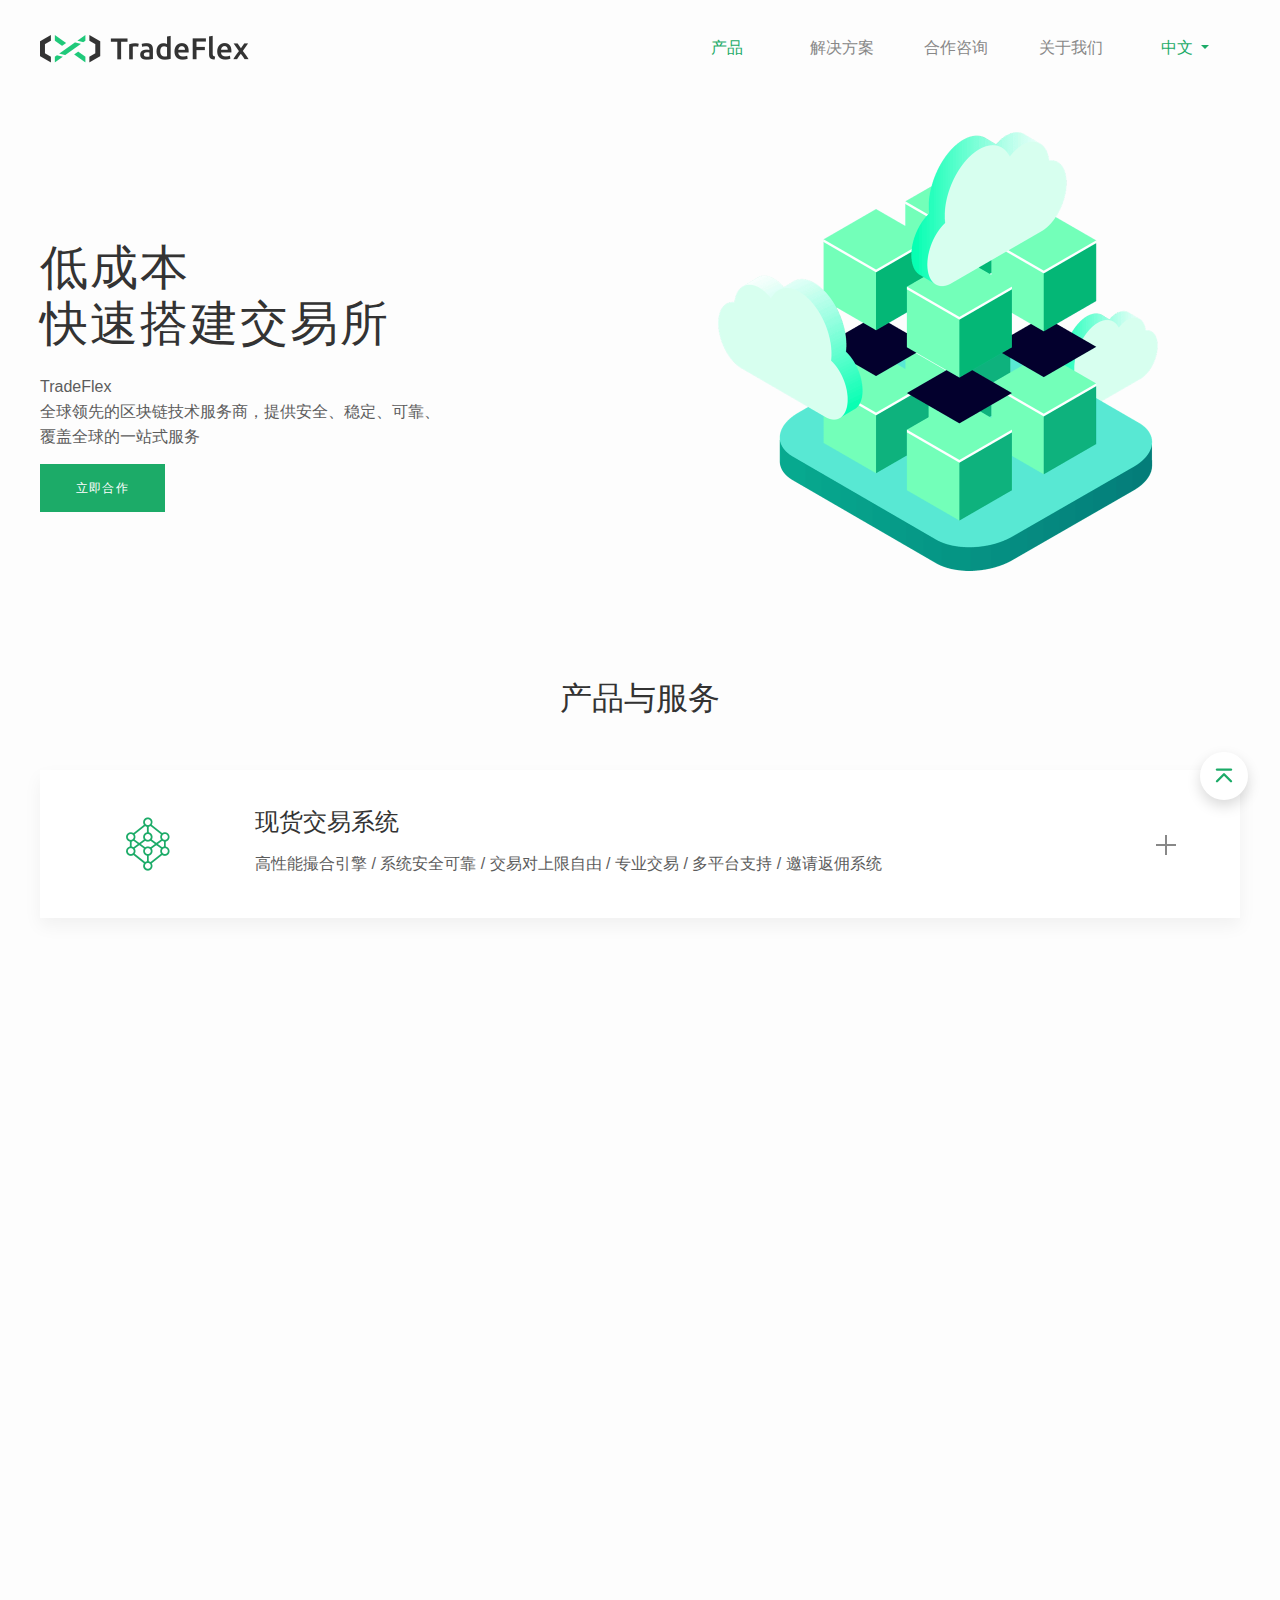
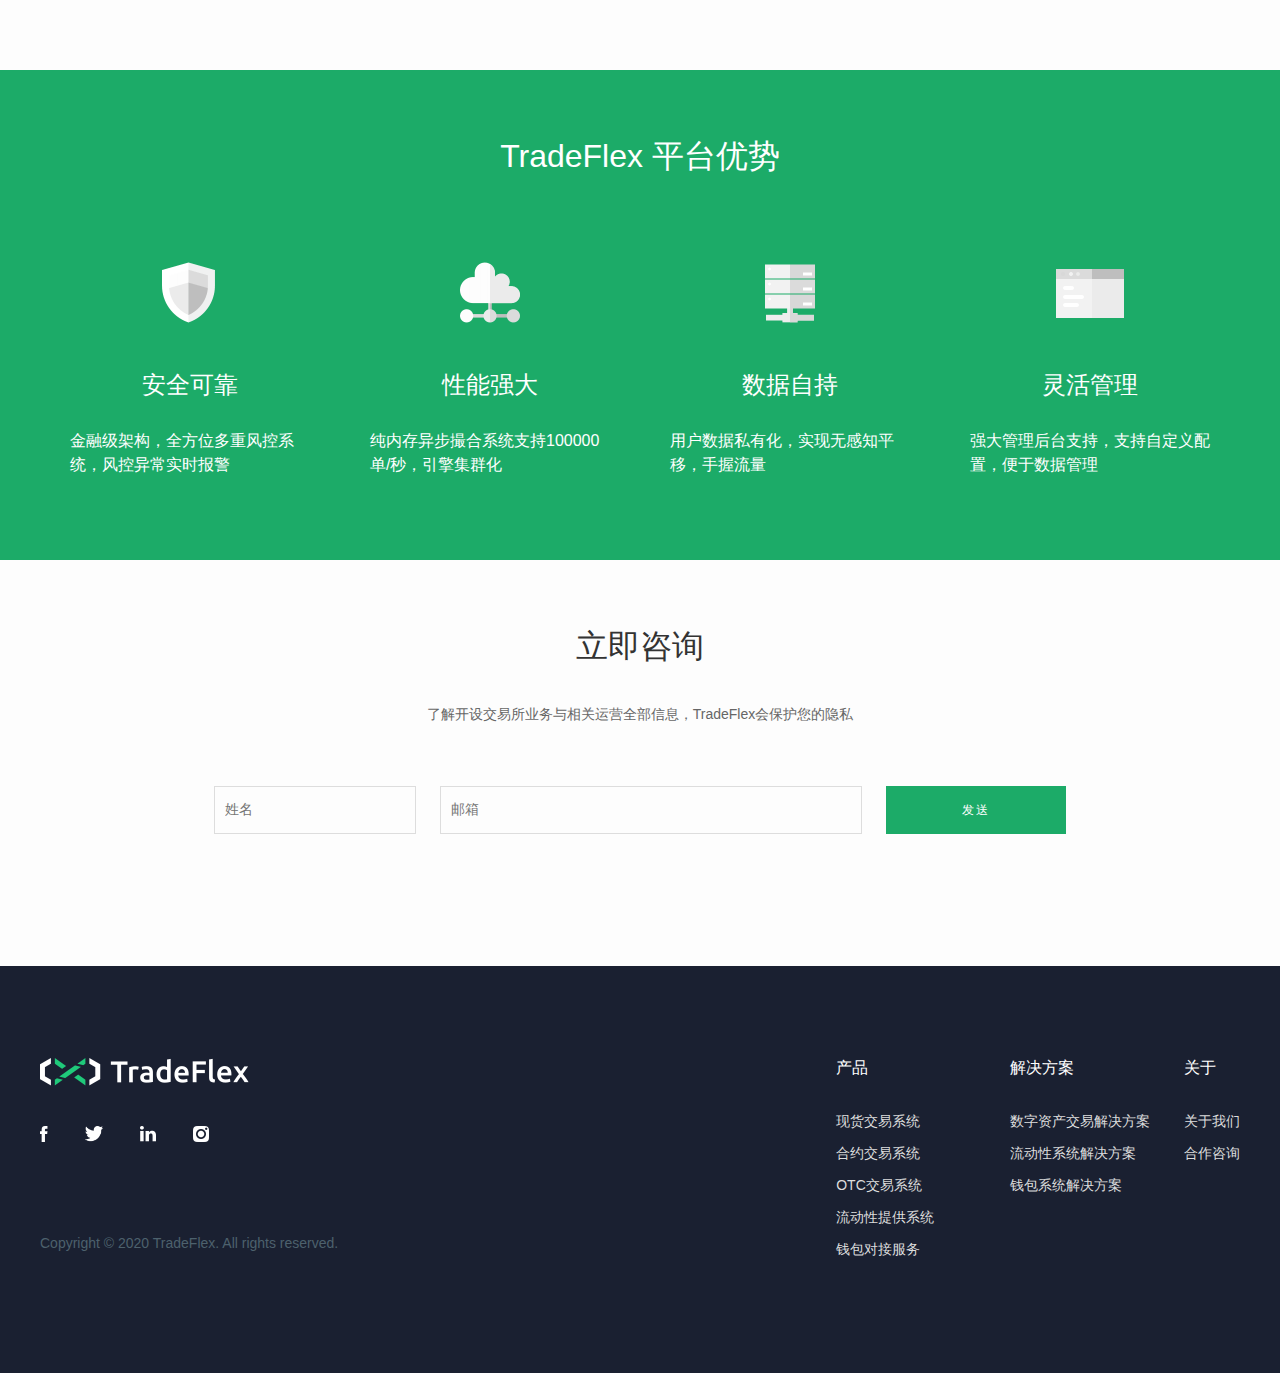
<file: index.html>
<!DOCTYPE html>
<html lang="en">
<head>
    <meta http-equiv="Content-Type" content="text/html; charset=utf-8" />
    <meta name="viewport" content="width=device-width,initial-scale=1,maximum-scale=1,user-scalable=no" />
    <meta http-equiv="X-UA-Compatible" content="IE=edge,Chrome=1" />
    <title>TradeFlex-website</title>
    <meta name="keywords" content="" />
    <meta name="description" content="" />
    <link rel="stylesheet" href="./css/animate.min.css">
    <link rel="stylesheet" href="./css/common.css?t=2020062313">
    <link rel="stylesheet" href="./css/index.css?t=2020062313">
</head>
<body>
    <div class="tf-header">
        <div class="tf-header-main wrapper">
            <div class="tf-header-logo">
                <a class="logo" href="/"></a>
            </div>
            <ul class="tf-header-nav">
                <li><a class="nav active" href="/" data-lan="navProducts"></a></li>
                <li><a class="nav" href="./solutions.html" data-lan="navSolutions"></a></li>
                <li><a class="nav" href="./contact.html" data-lan="navContact"></a></li>
                <li><a class="nav" href="./about.html" data-lan="navAboutUs"></a></li>
                <li class="common-dropdown">
                    <a class="lan" href="javascript:;">
                        <span class="lan-name"></span>
                        <span class="triangle"></span>
                    </a>
                    <div class="pop-up-row">
                        <ul class="menu-news-main">
                            <li lan="cn"><span class="tf-ls-flag tf-ls-flag-cn"></span>中文</li>
                            <li lan="en"><span class="tf-ls-flag tf-ls-flag-en"></span>English</li>
                            <!-- <li lan="ko"><span class="tf-ls-flag tf-ls-flag-kr"></span>한국어</li> -->
                        </ul>
                    </div>
                </li>
            </ul>
        </div>
    </div>
    <div class="tf-header-block"></div>
    <div class="wrapper">
        <div class="tf-banner">
            <div class="tf-banner-left wow bounceInLeft">
                <div class="h2" data-lan="bannerTitle"></div>
                <div class="h4" data-lan="bannerSubTitle"></div>
                <a class="tf-button" data-lan="bannerBtn" href="./contact.html"></a>
            </div>
            <div class="tf-banner-right wow bounceInRight"></div>
        </div>
    </div>
    <div class="wrapper" id="productItem">
        <div class="tf-section-title mb50" data-lan="title1"></div>
        <ul class="tf-section-product-info"></ul>
    </div>
    <div class="tf-section-advantage">
        <div class="tf-section-title mb50" data-lan="title2"></div>
        <div class="wrapper">
            <ul class="tf-section-advantage-list">
                <li>
                    <i class="advantage-icon advantage-icon1"></i>
                    <div class="h2" data-lan="advantageItem1.title"></div>
                    <div class="h4" data-lan="advantageItem1.desc"></div>
                </li>
                <li>
                    <i class="advantage-icon advantage-icon2"></i>
                    <div class="h2" data-lan="advantageItem2.title"></div>
                    <div class="h4" data-lan="advantageItem2.desc"></div>
                </li>
                <li>
                    <i class="advantage-icon advantage-icon3"></i>
                    <div class="h2" data-lan="advantageItem3.title"></div>
                    <div class="h4" data-lan="advantageItem3.desc"></div>
                </li>
                <li>
                    <i class="advantage-icon advantage-icon4"></i>
                    <div class="h2" data-lan="advantageItem4.title"></div>
                    <div class="h4" data-lan="advantageItem4.desc"></div>
                </li>
            </ul>
        </div>
    </div>
    <div class="wrapper mt64 tf-section-contact">
        <div class="tf-section-title mb30" data-lan="title3"></div>
        <div class="tf-section-desc mb56" data-lan="desc3"></div>
        <div class="tf-section-form">
            <div class="tf-section-form-item form-name">
                <input type="text" data-lan-placeholder="name" class="input-name" style="width: 180px">
            </div>
            <div class="tf-section-form-item form-email">
                <input type="text" data-lan-placeholder="email" class="input-email" style="width: 400px">
            </div>
            <div class="tf-button" data-lan="bannerSend" id="send"></div>
        </div>
        <p class="tf-error-msg"></p>
    </div>
    <div class="tf-footer">
        <div class="wrapper clearfix">
            <div class="tf-footer-left">
                <img src="./image/common/logo-white@2x.png" class="logo" alt="">
                <div class="tf-footer-link">
                    <a href="#" class="link-icon link-icon1"><img src="./image/common/facebook@2x.png" alt=""></a>
                    <a href="#" class="link-icon link-icon2"><img src="./image/common/twitter@2x.png" alt=""></a>
                    <a href="#" class="link-icon link-icon3"><img src="./image/common/linkedin@2x.png" alt=""></a>
                    <a href="#" class="link-icon link-icon4"><img src="./image/common/instagram@2x.png" alt=""></a>
                </div>
                <div class="tf-copyright">Copyright © 2020 TradeFlex. All rights reserved.</div>
            </div>
            <div class="tf-footer-right">
                <dl>
                    <dt data-lan="navProducts"></dt>
                    <a data-lan="productTitle1" href="./index.html#productItem"></a>
                    <a data-lan="productTitle2" href="./index.html#productItem0"></a>
                    <a data-lan="productTitle3" href="./index.html#productItem1"></a>
                    <a data-lan="productTitle4" href="./index.html#productItem2"></a>
                    <a data-lan="productTitle5" href="./index.html#productItem3"></a>
                </dl>
                <dl>
                    <dt data-lan="navSolutions"></dt>
                    <a data-lan="footerS1" href="./solutions.html#section1"></a>
                    <a data-lan="footerS2" href="./solutions.html#section2"></a>
                    <a data-lan="footerS3" href="./solutions.html#section3"></a>
                </dl>
                <dl>
                    <dt data-lan="footerS4"></dt>
                    <a data-lan="navAboutUs" href="./about.html"></a>
                    <a data-lan="navContact" href="./contact.html"></a>
                </dl>
            </div>
        </div>
    </div>
    <div class="tf-backtop">
        <span class="tf-backtop-top-one"><svg width="1em" height="1em" viewBox="0 0 48 48" xmlns="http://www.w3.org/2000/svg"><g stroke="none" stroke-width="4" fill="none" fill-rule="evenodd" stroke-linecap="round" stroke-linejoin="round"><g transform="translate(12.000000, 12.500000)" stroke="currentColor" stroke-width="4"><polyline transform="translate(12.000000, 14.500000) rotate(-90.000000) translate(-12.000000, -14.500000) " points="6 2.5 18 14.5 6 26.5"></polyline><path d="M0,0.5 L24,0.5"></path></g></g></svg></span>
    </div>
    <script src="./js/jquery-1.11.2.min.js"></script>
    <script src="./js/jquery.cookie.js"></script>
    <script src="./js/wow.min.js"></script>
    <script src="./js/lan.js?t=2020062313"></script>
    <script src="./js/common.js?t=2020062313"></script>
    <script>   
        // 产品与服务 数据配置 
        var product = [{
            list: 6
        }, {
            list: 5
        }, {
            list: 4
        }, {
            list: 4
        }, {
            list: 3
        }]
        $(function () {
            product.forEach((item, index) => {
                var list = item.list;
                var desc = '';
                var l = index + 1;
                for (var i = 0; i < list; i++) {
                    var k = i + 1;
                    desc += '<div class="item">'+
                                '<div class="item-title" data-lan="productItem'+(l + '' + k) +'.title"></div>'+
                                '<div class="item-desc" data-lan="productItem'+(l + '' + k) +'.desc"></div>'+
                            '</div>';
                };
                var li = '<li class="wow fadeInUp" data-wow-delay="'+(0.1 * index)+'s" id="productItem'+index+'">'+
                            '<div class="product-info-item">'+
                                '<div class="product-info-left">'+
                                    '<i class="product-icon product-icon-'+l+'"></i>'+
                                    '<div class="product-info-desc">'+
                                        '<div class="h2" data-lan="productTitle'+ l +'"></div>'+
                                        '<div class="h3" data-lan="productDesc'+ l +'"></div>'+
                                    '</div>'+
                                '</div>'+
                                '<div class="product-info-right">'+
                                    '<div class="plus"></div>'+
                                '</div>'+
                            '</div>'+
                            '<div class="product-info-sublist">'+ desc + '</div>'+
                        '</li>'
                $('.tf-section-product-info').append(li);
            })
            $('.product-info-right').on('click', function () {
                var parent = $(this).parent().parent();
                parent.siblings().removeClass('open')
                parent.toggleClass('open')
            })
            new WOW().init();
            renderDom();
            $('#send').on('click', function () {
                var result = vaildInput();
                if (result) {
                    sendMessage(result, function () {
                        alert('success')
                    })
                }
            })
            function vaildInput() {
                let lan = window.globalLan;
                var config = lanConfig[lan] || {};
                var name = $.trim($('.input-name').val());
                var email = $.trim($('.input-email').val());
                $('.tf-section-form-item').removeClass('error')
                $('.tf-error-msg').html('')
                if (!name) {
                    $('.tf-error-msg').html(config.errorNameMsg);
                    $('.form-name').addClass('error')
                    return false
                }
                else if (!email || !emailVaild.test(email)) {
                    $('.tf-error-msg').html(config.errorEmailMsg);
                    $('.form-email').addClass('error')
                    return false
                }
                return {
                    name,
                    email
                }
            }
        })
    </script>
</body>
</html>
</file>
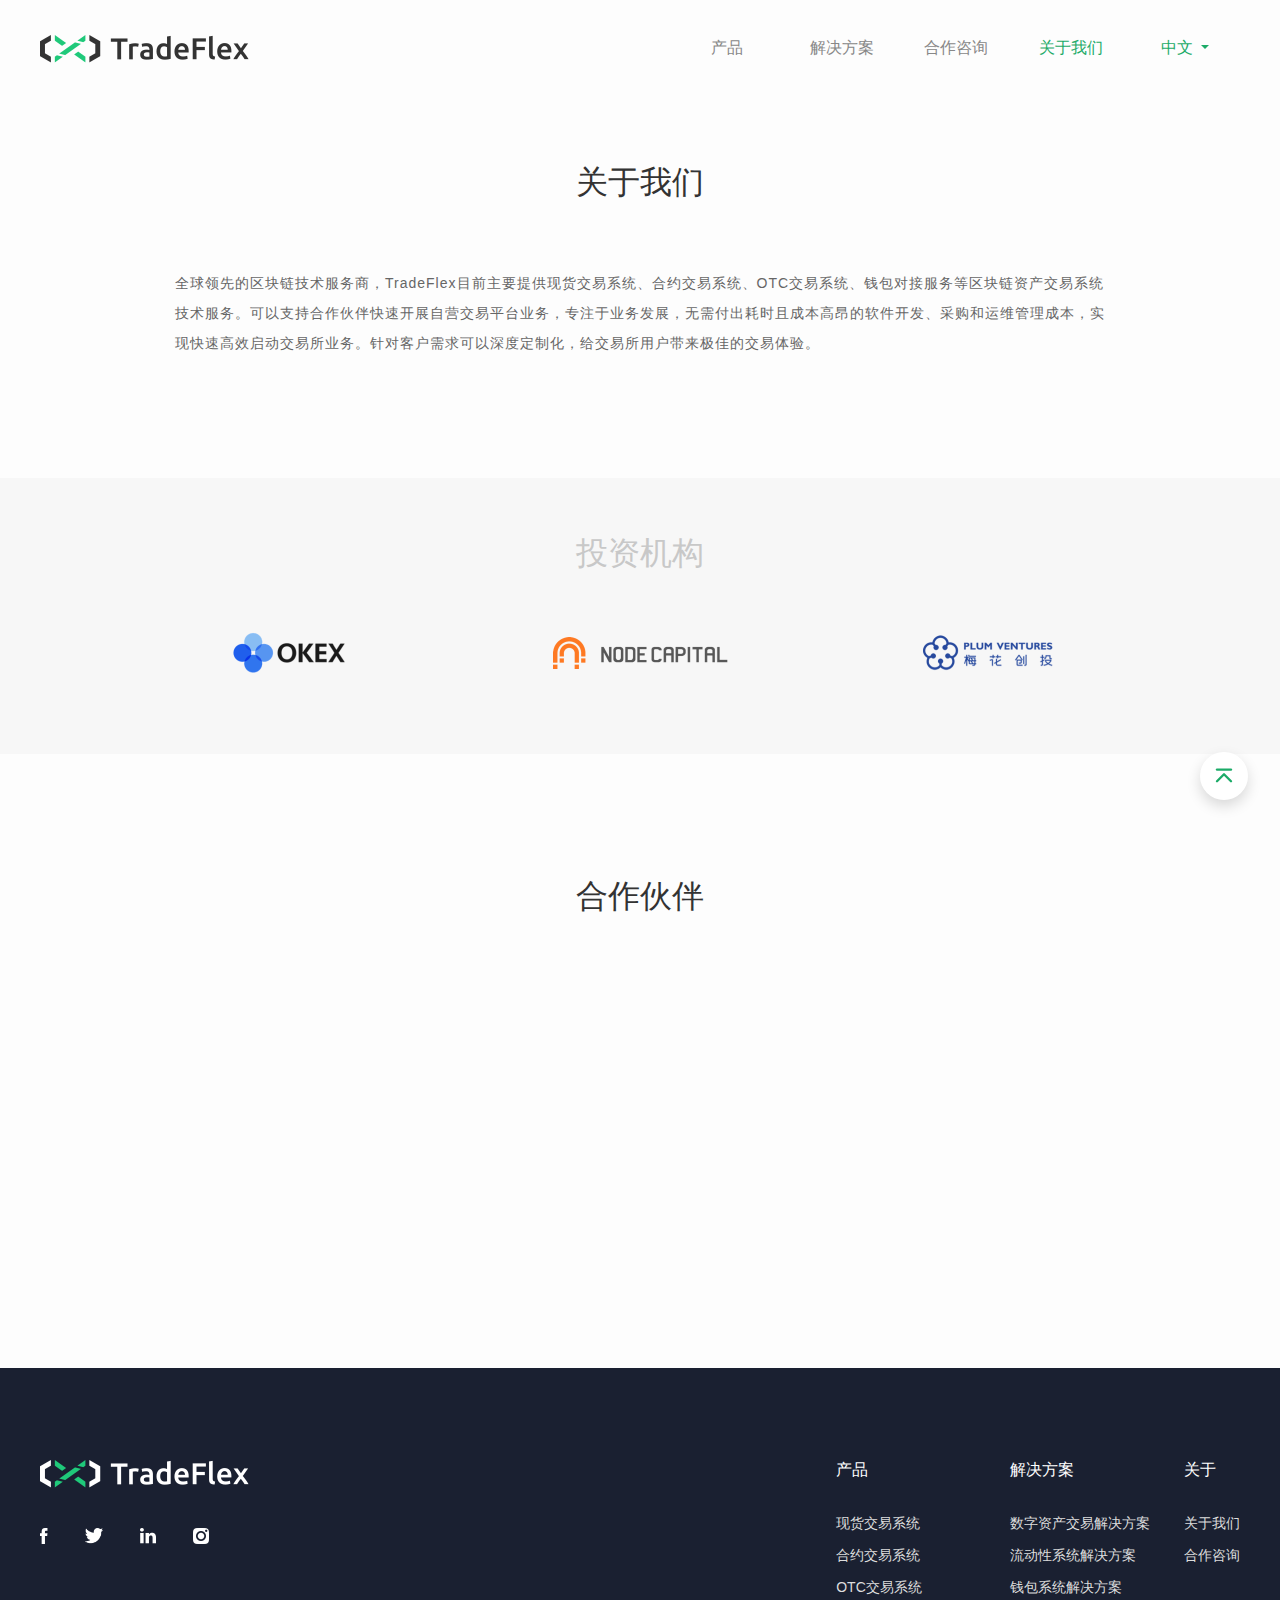
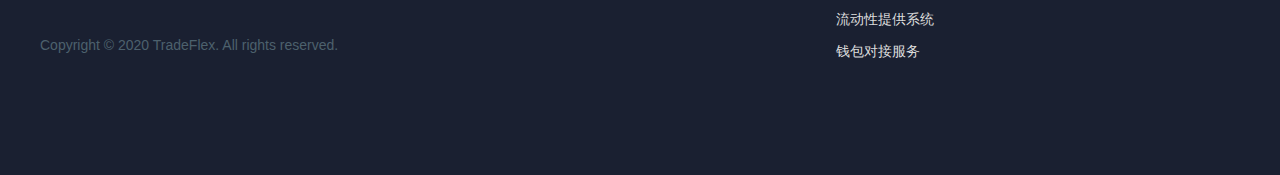
<file: about.html>
<!DOCTYPE html>
<html lang="en">
<head>
    <meta http-equiv="Content-Type" content="text/html; charset=utf-8" />
    <meta name="viewport" content="width=device-width,initial-scale=1,maximum-scale=1,user-scalable=no" />
    <meta http-equiv="X-UA-Compatible" content="IE=edge,Chrome=1" />
    <title>TradeFlex-website</title>
    <meta name="keywords" content="" />
    <meta name="description" content="" />
    <link rel="stylesheet" href="./css/animate.min.css">
    <link rel="stylesheet" href="./css/common.css?t=2020062313">
    <link rel="stylesheet" href="./css/about.css">
</head>
<body>
    <!--顶部-->
    <div class="tf-header">
        <div class="tf-header-main wrapper">
            <div class="tf-header-logo">
                <a class="logo" href="/"></a>
            </div>
            <ul class="tf-header-nav">
                <li><a class="nav" href="/" data-lan="navProducts"></a></li>
                <li><a class="nav" href="./solutions.html" data-lan="navSolutions"></a></li>
                <li><a class="nav" href="./contact.html" data-lan="navContact"></a></li>
                <li><a class="nav active" data-lan="navAboutUs"></a></li>
                <li class="common-dropdown">
                    <a class="lan" href="javascript:;">
                        <span class="lan-name"></span>
                        <span class="triangle"></span>
                    </a>
                    <div class="pop-up-row">
                        <ul class="menu-news-main">
                            <li lan="cn"><span class="tf-ls-flag tf-ls-flag-cn"></span>中文</li>
                            <li lan="en"><span class="tf-ls-flag tf-ls-flag-en"></span>English</li>
                            <!-- <li lan="ko"><span class="tf-ls-flag tf-ls-flag-kr"></span>한국어</li> -->
                        </ul>
                    </div>
                </li>
            </ul>
        </div>
    </div>
    <div class="tf-header-block"></div>
    
    <div class="wrapper mt64 mb120 tf-section-1 wow fadeIn">
        <div class="tf-section-title" data-lan="navAboutUs"></div>
        <div class="tf-section-desc mt64 mb56" data-lan="desc4"></div>
    </div>
    <div class="mt64 mb120 tf-section-2">
        <div class="wrapper">
            <div class="tf-section-title mb30" data-lan="aboutTitle2"></div>
            <div class="tf-section-agency-list wow fadeInUp">
                <img src="./image/about/okex@2x.png" alt="OkEx">
                <img src="./image/about/capital@2x.png" alt="节点资本">
                <img src="./image/about/ventures@2x.png" alt="梅花创投">
            </div>
        </div>
    </div>
    <div class="mt64 mb120 tf-section-3">
        <div class="wrapper">
            <div class="tf-section-title mb30" data-lan="aboutTitle3"></div>
            <div class="tf-section-success-list">
                <div class="item wow fadeInUp">
                    <div class="item-img">
                        <img src="./image/about/idcm-logo@2x.png" alt="IDCM">
                    </div>
                    <a class="item-link" href="https://www.idcm.cc/" target="_blank">查看案例</a>
                </div>
                <div class="item wow fadeInUp" data-wow-delay="0.1s">
                    <div class="item-img">
                        <img src="./image/about/boxex-logo@2x.png" alt="Boxex">
                    </div>
                    <a class="item-link" href="https://www.boxex.io" target="_blank">查看案例</a>
                </div>
                <div class="item wow fadeInUp" data-wow-delay="0.2s">
                    <div class="item-img">
                        <img src="./image/about/Shape@2x.png" alt="LUNO">
                    </div>
                    <a class="item-link" href="https://www.luno.com/" target="_blank">查看案例</a>
                </div>
                <div class="item wow fadeInUp" data-wow-delay="0.3s">
                    <div class="item-img">
                        <img src="./image/about/bitex-logo@2x.png" alt="Bitex">
                    </div>
                    <a class="item-link" href="https://bitex.la" target="_blank">查看案例</a>
                </div>
            </div>
        </div>
    </div>
    <!--底部-->
    <div class="tf-footer">
        <div class="wrapper clearfix">
            <div class="tf-footer-left">
                <img src="./image/common/logo-white@2x.png" class="logo" alt="">
                <div class="tf-footer-link">
                    <a href="#" class="link-icon link-icon1"><img src="./image/common/facebook@2x.png" alt=""></a>
                    <a href="#" class="link-icon link-icon2"><img src="./image/common/twitter@2x.png" alt=""></a>
                    <a href="#" class="link-icon link-icon3"><img src="./image/common/linkedin@2x.png" alt=""></a>
                    <a href="#" class="link-icon link-icon4"><img src="./image/common/instagram@2x.png" alt=""></a>
                </div>
                <div class="tf-copyright">Copyright © 2020 TradeFlex. All rights reserved.</div>
            </div>
            <div class="tf-footer-right">
                <dl>
                    <dt data-lan="navProducts"></dt>
                    <a data-lan="productTitle1" href="./index.html#productItem"></a>
                    <a data-lan="productTitle2" href="./index.html#productItem0"></a>
                    <a data-lan="productTitle3" href="./index.html#productItem1"></a>
                    <a data-lan="productTitle4" href="./index.html#productItem2"></a>
                    <a data-lan="productTitle5" href="./index.html#productItem3"></a>
                </dl>
                <dl>
                    <dt data-lan="navSolutions"></dt>
                    <a data-lan="footerS1" href="./solutions.html#section1"></a>
                    <a data-lan="footerS2" href="./solutions.html#section2"></a>
                    <a data-lan="footerS3" href="./solutions.html#section3"></a>
                </dl>
                <dl>
                    <dt data-lan="footerS4"></dt>
                    <a data-lan="navAboutUs" href="./about.html"></a>
                    <a data-lan="navContact" href="./contact.html"></a>
                </dl>
            </div>
        </div>
    </div>
    <!--返回顶部-->
    <div class="tf-backtop">
        <span class="tf-backtop-top-one"><svg width="1em" height="1em" viewBox="0 0 48 48" xmlns="http://www.w3.org/2000/svg"><g stroke="none" stroke-width="4" fill="none" fill-rule="evenodd" stroke-linecap="round" stroke-linejoin="round"><g transform="translate(12.000000, 12.500000)" stroke="currentColor" stroke-width="4"><polyline transform="translate(12.000000, 14.500000) rotate(-90.000000) translate(-12.000000, -14.500000) " points="6 2.5 18 14.5 6 26.5"></polyline><path d="M0,0.5 L24,0.5"></path></g></g></svg></span>
    </div>
    <script src="./js/jquery-1.11.2.min.js"></script>
    <script src="./js/jquery.cookie.js"></script>
    <script src="./js/wow.min.js"></script>
    <script src="./js/lan.js?t=2020062313"></script>
    <script src="./js/common.js?t=2020062313"></script>
    <script>    
        $(function () {
            new WOW().init();
            renderDom();
        })
    </script>
</body>
</html>
</file>
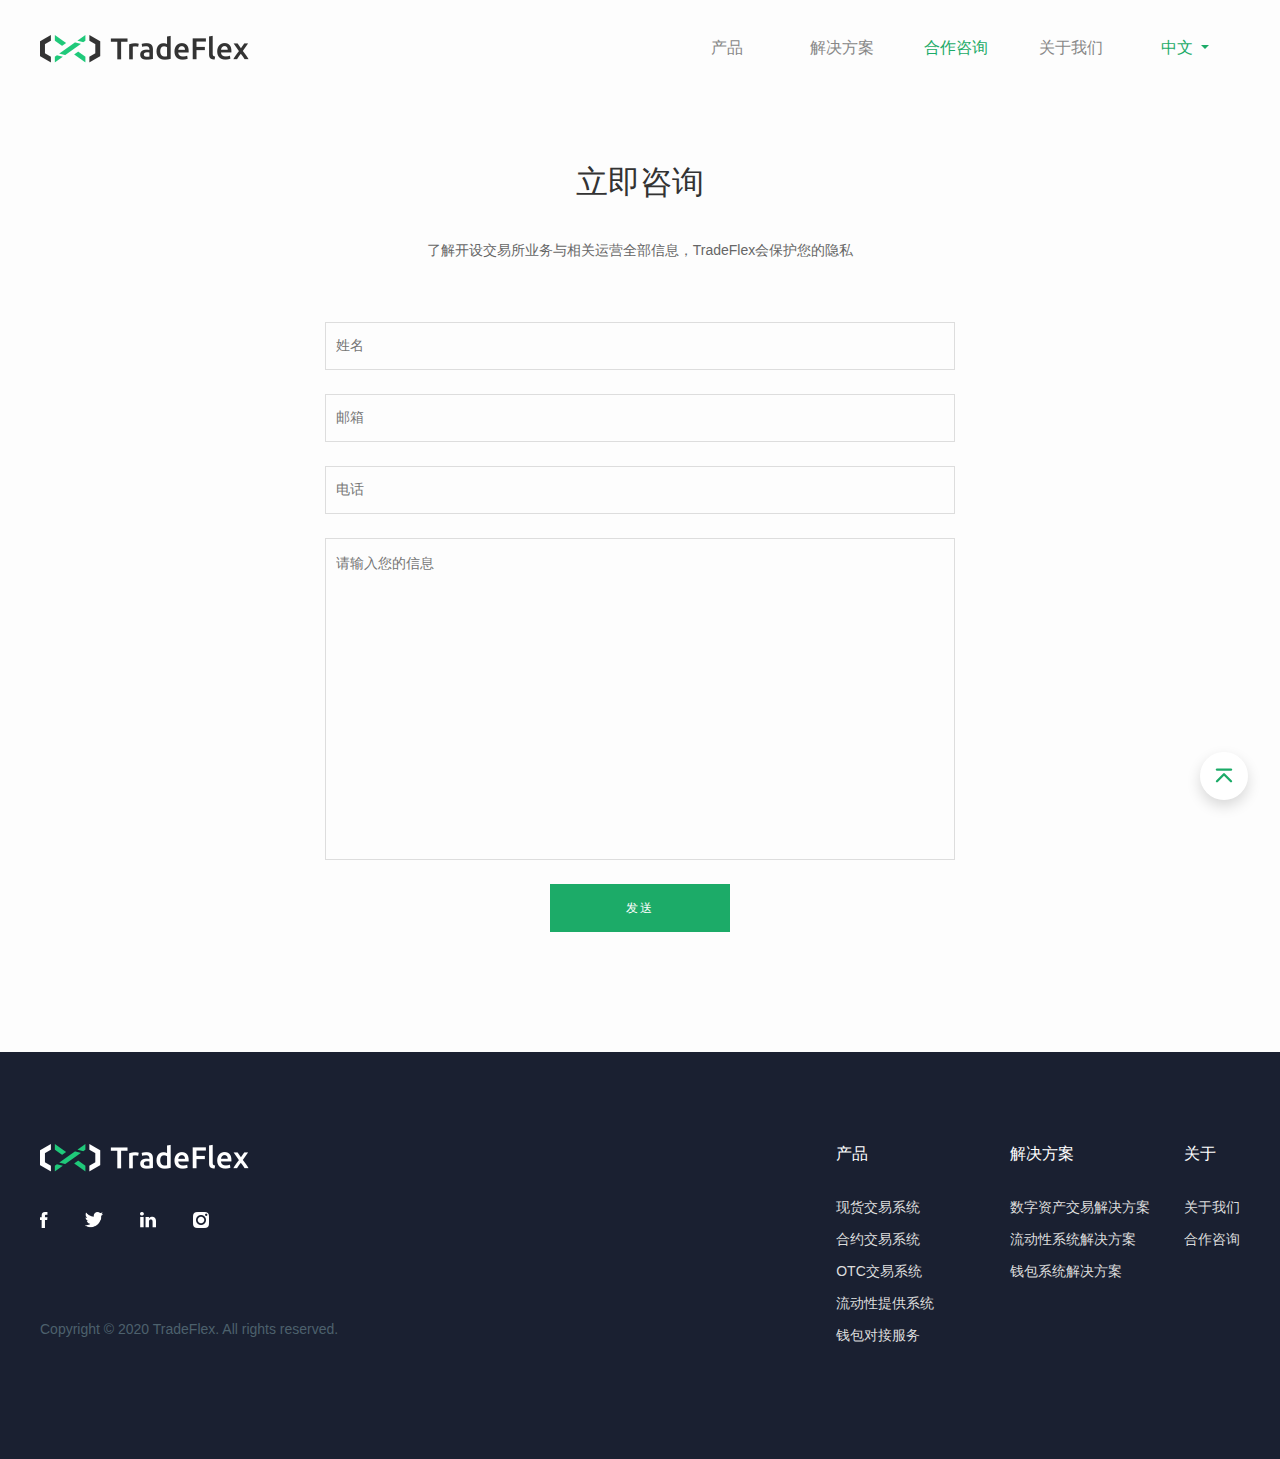
<file: contact.html>
<!DOCTYPE html>
<html lang="en">
<head>
    <meta http-equiv="Content-Type" content="text/html; charset=utf-8" />
    <meta name="viewport" content="width=device-width,initial-scale=1,maximum-scale=1,user-scalable=no" />
    <meta http-equiv="X-UA-Compatible" content="IE=edge,Chrome=1" />
    <title>TradeFlex-website</title>
    <meta name="keywords" content="" />
    <meta name="description" content="" />
    <link rel="stylesheet" href="./css/animate.min.css">
    <link rel="stylesheet" href="./css/common.css?t=2020062313">
    <link rel="stylesheet" href="./css/contact.css?t=2020062313">
</head>
<body>
    <!--顶部-->
    <div class="tf-header">
        <div class="tf-header-main wrapper">
            <div class="tf-header-logo">
                <a class="logo" href="/"></a>
            </div>
            <ul class="tf-header-nav">
                <li><a class="nav" href="/" data-lan="navProducts"></a></li>
                <li><a class="nav" href="./solutions.html" data-lan="navSolutions"></a></li>
                <li><a class="nav active" data-lan="navContact"></a></li>
                <li><a class="nav" href="./about.html" data-lan="navAboutUs"></a></li>
                <li class="common-dropdown">
                    <a class="lan" href="javascript:;">
                        <span class="lan-name"></span>
                        <span class="triangle"></span>
                    </a>
                    <div class="pop-up-row">
                        <ul class="menu-news-main">
                            <li lan="cn"><span class="tf-ls-flag tf-ls-flag-cn"></span>中文</li>
                            <li lan="en"><span class="tf-ls-flag tf-ls-flag-en"></span>English</li>
                            <!-- <li lan="ko"><span class="tf-ls-flag tf-ls-flag-kr"></span>한국어</li> -->
                        </ul>
                    </div>
                </li>
            </ul>
        </div>
    </div>
    <div class="tf-header-block"></div>
    
    <div class="wrapper mt64 mb120 tf-section-contact">
        <div class="tf-section-title mb30" data-lan="title3"></div>
        <div class="tf-section-desc mb56" data-lan="desc3"></div>
        <div class="tf-section-form">
            <div class="tf-section-form-item form-name">
                <input type="text" class="input-name" data-lan-placeholder="name">
            </div>
            <div class="tf-section-form-item form-email">
                <input type="text" class="input-email" data-lan-placeholder="email">
            </div>
            <div class="tf-section-form-item form-phone">
                <input type="text" class="input-phone" data-lan-placeholder="phone">
            </div>
            <div class="tf-section-form-item form-message">
                <textarea type="text" rows="10" class="input-message" data-lan-placeholder="message"></textarea>
            </div>
            <div class="tf-button" id="send" data-lan="bannerSend"></div>
        </div>
    </div>
    <!--底部-->
    <div class="tf-footer">
        <div class="wrapper clearfix">
            <div class="tf-footer-left">
                <img src="./image/common/logo-white@2x.png" class="logo" alt="">
                <div class="tf-footer-link">
                    <a href="#" class="link-icon link-icon1"><img src="./image/common/facebook@2x.png" alt=""></a>
                    <a href="#" class="link-icon link-icon2"><img src="./image/common/twitter@2x.png" alt=""></a>
                    <a href="#" class="link-icon link-icon3"><img src="./image/common/linkedin@2x.png" alt=""></a>
                    <a href="#" class="link-icon link-icon4"><img src="./image/common/instagram@2x.png" alt=""></a>
                </div>
                <div class="tf-copyright">Copyright © 2020 TradeFlex. All rights reserved.</div>
            </div>
            <div class="tf-footer-right">
                <dl>
                    <dt data-lan="navProducts"></dt>
                    <a data-lan="productTitle1" href="./index.html#productItem"></a>
                    <a data-lan="productTitle2" href="./index.html#productItem0"></a>
                    <a data-lan="productTitle3" href="./index.html#productItem1"></a>
                    <a data-lan="productTitle4" href="./index.html#productItem2"></a>
                    <a data-lan="productTitle5" href="./index.html#productItem3"></a>
                </dl>
                <dl>
                    <dt data-lan="navSolutions"></dt>
                    <a data-lan="footerS1" href="./solutions.html#section1"></a>
                    <a data-lan="footerS2" href="./solutions.html#section2"></a>
                    <a data-lan="footerS3" href="./solutions.html#section3"></a>
                </dl>
                <dl>
                    <dt data-lan="footerS4"></dt>
                    <a data-lan="navAboutUs" href="./about.html"></a>
                    <a data-lan="navContact" href="./contact.html"></a>
                </dl>
            </div>
        </div>
    </div>
    <!--返回顶部-->
    <div class="tf-backtop">
        <span class="tf-backtop-top-one"><svg width="1em" height="1em" viewBox="0 0 48 48" xmlns="http://www.w3.org/2000/svg"><g stroke="none" stroke-width="4" fill="none" fill-rule="evenodd" stroke-linecap="round" stroke-linejoin="round"><g transform="translate(12.000000, 12.500000)" stroke="currentColor" stroke-width="4"><polyline transform="translate(12.000000, 14.500000) rotate(-90.000000) translate(-12.000000, -14.500000) " points="6 2.5 18 14.5 6 26.5"></polyline><path d="M0,0.5 L24,0.5"></path></g></g></svg></span>
    </div>
    <script src="./js/jquery-1.11.2.min.js"></script>
    <script src="./js/jquery.cookie.js"></script>
    <script src="./js/layer/layer.js"></script>
    <script src="./js/wow.min.js"></script>
    <script src="./js/lan.js?t=2020062313"></script>
    <script src="./js/common.js?t=2020062313"></script>
    <script>    
        var phoneVaild = /^([1][3456789]\d{9}|[1][3456789]\d\*{4}\d{4})$/;
        var emailVaild = /^([a-z0-9A-Z]+[-_|\.]*)+[a-z0-9A-Z]@([a-z0-9A-Z]+(-[a-z0-9A-Z]+)?\.)+[a-zA-Z]{2,}$/;
        var loading = null
        $(function () {
            new WOW().init();
            renderDom();

            $('#send').on('click', function () {
                var result = vaildInput();
                if (result) {
                    sendMessage(result, function () {
                        setTimeout(function() {
                            layer.close(loading);
                            layer.msg('信息提交成功', {icon: 1});
                        }, 500);
                    })
                }
            })
        })
        function vaildInput() {
            let lan = window.globalLan;
            var config = lanConfig[lan] || {};
            var name = $.trim($('.input-name').val());
            var email = $.trim($('.input-email').val());
            var phone = $.trim($('.input-phone').val());
            var message = $.trim($('.input-message').val()) || '';
            $('.tf-section-form-item').removeClass('error')
            $('.tf-error-msg').html('')
            if (!name) {
                layer.msg(config.errorNameMsg);
                $('.form-name').addClass('error')
                return false
            }
            else if (!email || !emailVaild.test(email)) {
                layer.msg(config.errorEmailMsg);
                $('.form-email').addClass('error')
                return false
            }
            else if (!phone || phone.length !== 11 || !phoneVaild.test(phone)) {
                layer.msg(config.errorPhoneMsg);
                $('.form-phone').addClass('error')
                return false
            }
            loading = layer.load();
            return {
                name,
                email,
                phone,
                message
            }
        }
    </script>
</body>
</html>
</file>
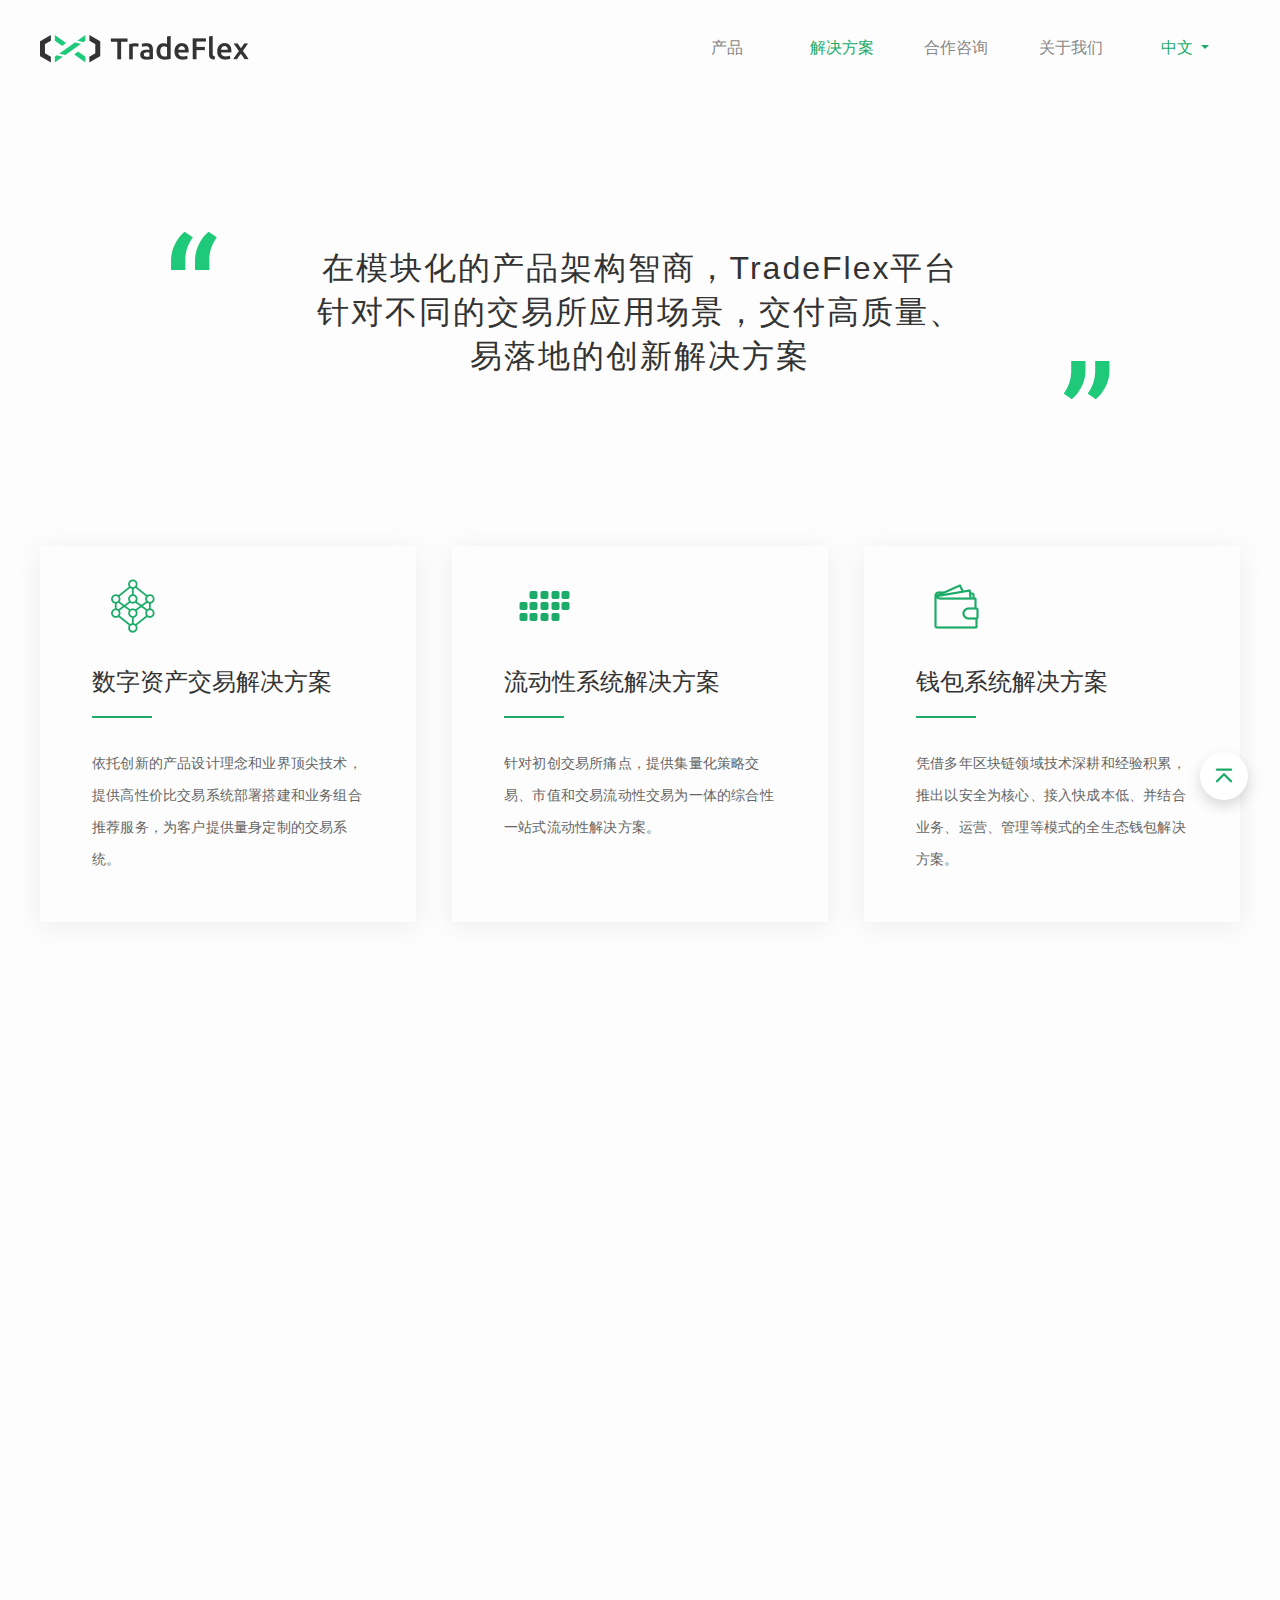
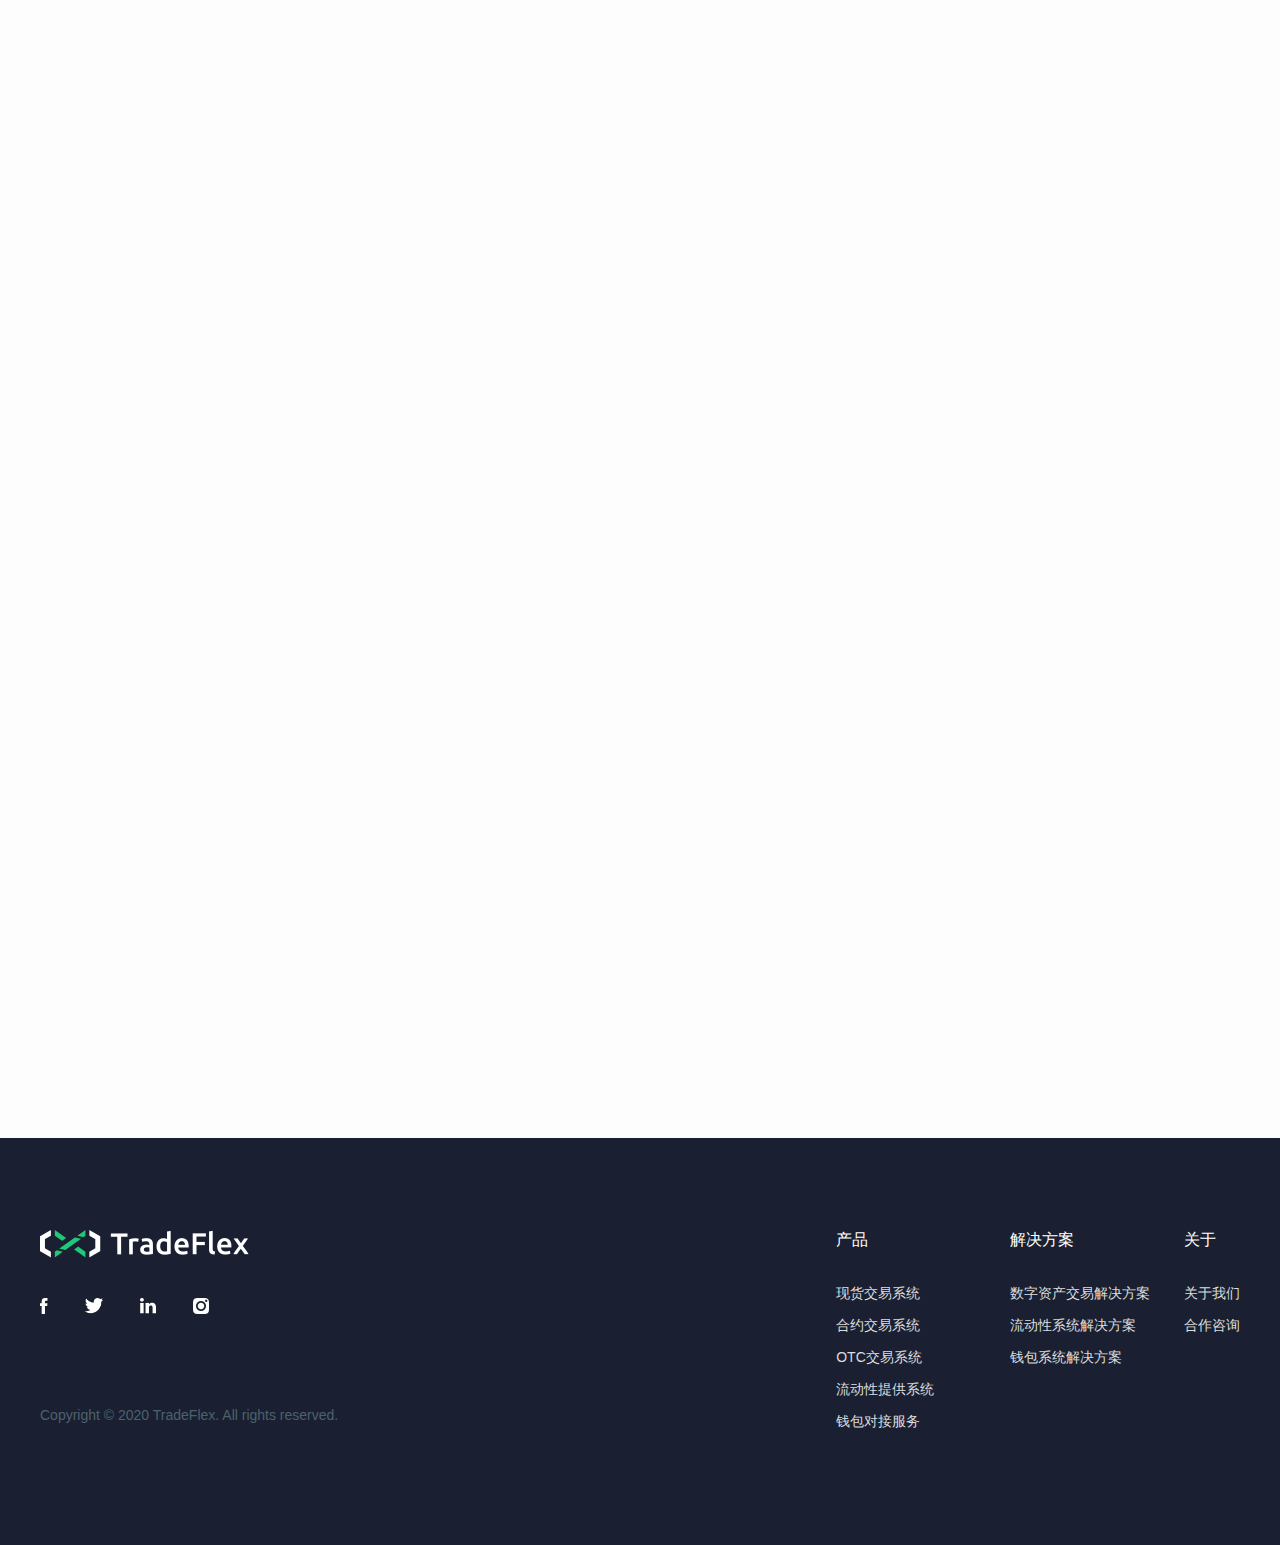
<file: solutions.html>
<!DOCTYPE html>
<html lang="en">
<head>
    <meta http-equiv="Content-Type" content="text/html; charset=utf-8" />
    <meta name="viewport" content="width=device-width,initial-scale=1,maximum-scale=1,user-scalable=no" />
    <meta http-equiv="X-UA-Compatible" content="IE=edge,Chrome=1" />
    <title>TradeFlex-website</title>
    <meta name="keywords" content="" />
    <meta name="description" content="" />
    <link rel="stylesheet" href="./css/animate.min.css">
    <link rel="stylesheet" href="./css/common.css?t=2020062313">
    <link rel="stylesheet" href="./css/solutions.css?t=2020062313">
</head>
<body>
    <!--顶部-->
    <div class="tf-header">
        <div class="tf-header-main wrapper">
            <div class="tf-header-logo">
                <a class="logo" href="/"></a>
            </div>
            <ul class="tf-header-nav">
                <li><a class="nav" href="/" data-lan="navProducts"></a></li>
                <li><a class="nav active" data-lan="navSolutions"></a></li>
                <li><a class="nav" href="./contact.html" data-lan="navContact"></a></li>
                <li><a class="nav" href="./about.html" data-lan="navAboutUs"></a></li>
                <li class="common-dropdown">
                    <a class="lan" href="javascript:;">
                        <span class="lan-name"></span>
                        <span class="triangle"></span>
                    </a>
                    <div class="pop-up-row">
                        <ul class="menu-news-main">
                            <li lan="cn"><span class="tf-ls-flag tf-ls-flag-cn"></span>中文</li>
                            <li lan="en"><span class="tf-ls-flag tf-ls-flag-en"></span>English</li>
                            <!-- <li lan="ko"><span class="tf-ls-flag tf-ls-flag-kr"></span>한국어</li> -->
                        </ul>
                    </div>
                </li>
            </ul>
        </div>
    </div>
    <div class="tf-header-block"></div>
    <div class="tf-section1 wrapper wow fadeIn">
        <div class="tf-section1-title" data-lan="solutionsTitle"></div>
    </div>
    <div class="tf-section2 wrapper">
        <div class="item wow fadeInUpBig">
            <i class="product-icon product-icon-1"></i>
            <div class="h4" data-lan="solutionsItem1.title"></div>
            <div class="desc" data-lan="solutionsItem1.desc"></div>
        </div>
        <div class="item wow fadeInUpBig" data-wow-delay="0.15s">
            <i class="product-icon product-icon-4"></i>
            <div class="h4" data-lan="solutionsItem2.title"></div>
            <div class="desc" data-lan="solutionsItem2.desc"></div>
        </div>
        <div class="item wow fadeInUpBig" data-wow-delay="0.3s">
            <i class="product-icon product-icon-5"></i>
            <div class="h4" data-lan="solutionsItem3.title"></div>
            <div class="desc" data-lan="solutionsItem3.desc"></div>
        </div>
    </div>
    <div class="tf-section3 wrapper" id="section1">
        <div class="tf-solutions-left wow bounceInLeft">
            <div class="tf-solutions-title" data-lan="footerS1"></div>
            <div class="tf-solutions-list">
                <p class="solutions-item"><span>1.</span><span data-lan="solutionsInfo1.item1"></span></p>
                <p class="solutions-item"><span>2.</span><span data-lan="solutionsInfo1.item2"></span></p>
                <p class="solutions-item"><span>3.</span><span data-lan="solutionsInfo1.item3"></span></p>
                <p class="solutions-item"><span>4.</span><span data-lan="solutionsInfo1.item4"></span></p>
                <p class="solutions-item"><span>5.</span><span data-lan="solutionsInfo1.item5"></span></p>
                <p class="solutions-item"><span>6.</span><span data-lan="solutionsInfo1.item6"></span></p>
            </div>
        </div>
        <div class="tf-solutions-right wow bounceInRight">
            <img src="./image/solutions/online_storage.svg" alt="">
        </div>
    </div>
    <div class="tf-section3 wrapper" id="section2">
        <div class="tf-solutions-right wow bounceInLeft">
            <img src="./image/solutions/ethereum.svg" alt="">
        </div>
        <div class="tf-solutions-left wow bounceInRight">
            <div class="tf-solutions-title" data-lan="footerS2"></div>
            <div class="tf-solutions-list">
                <p class="solutions-item"><span>1.</span><span data-lan="solutionsInfo2.item1"></span></p>
                <p class="solutions-item"><span>2.</span><span data-lan="solutionsInfo2.item2"></span></p>
                <p class="solutions-item"><span>3.</span><span data-lan="solutionsInfo2.item3"></span></p>
            </div>
        </div>
    </div>
    <div class="tf-section3 wrapper mb240" id="section3">
        <div class="tf-solutions-left wow bounceInLeft">
            <div class="tf-solutions-title" data-lan="footerS3"></div>
            <div class="tf-solutions-list">
                <p class="solutions-item"><span>1.</span><span data-lan="solutionsInfo3.item1"></span></p>
                <p class="solutions-item"><span>2.</span><span data-lan="solutionsInfo3.item2"></span></p>
                <p class="solutions-item"><span>3.</span><span data-lan="solutionsInfo3.item3"></span></p>
                <p class="solutions-item"><span>3.</span><span data-lan="solutionsInfo3.item4"></span></p>
            </div>
        </div>
        <div class="tf-solutions-right wow bounceInRight">
            <img src="./image/solutions/online_protection.svg" alt="">
        </div>
    </div>
    <!--底部-->
    <div class="tf-footer">
        <div class="wrapper clearfix">
            <div class="tf-footer-left">
                <img src="./image/common/logo-white@2x.png" class="logo" alt="">
                <div class="tf-footer-link">
                    <a href="#" class="link-icon link-icon1"><img src="./image/common/facebook@2x.png" alt=""></a>
                    <a href="#" class="link-icon link-icon2"><img src="./image/common/twitter@2x.png" alt=""></a>
                    <a href="#" class="link-icon link-icon3"><img src="./image/common/linkedin@2x.png" alt=""></a>
                    <a href="#" class="link-icon link-icon4"><img src="./image/common/instagram@2x.png" alt=""></a>
                </div>
                <div class="tf-copyright">Copyright © 2020 TradeFlex. All rights reserved.</div>
            </div>
            <div class="tf-footer-right">
                <dl>
                    <dt data-lan="navProducts"></dt>
                    <a data-lan="productTitle1" href="./index.html#productItem"></a>
                    <a data-lan="productTitle2" href="./index.html#productItem0"></a>
                    <a data-lan="productTitle3" href="./index.html#productItem1"></a>
                    <a data-lan="productTitle4" href="./index.html#productItem2"></a>
                    <a data-lan="productTitle5" href="./index.html#productItem3"></a>
                </dl>
                <dl>
                    <dt data-lan="navSolutions"></dt>
                    <a data-lan="footerS1" href="./solutions.html#section1"></a>
                    <a data-lan="footerS2" href="./solutions.html#section2"></a>
                    <a data-lan="footerS3" href="./solutions.html#section3"></a>
                </dl>
                <dl>
                    <dt data-lan="footerS4"></dt>
                    <a data-lan="navAboutUs" href="./about.html"></a>
                    <a data-lan="navContact" href="./contact.html"></a>
                </dl>
            </div>
        </div>
    </div>
    <!--返回顶部-->
    <div class="tf-backtop">
        <span class="tf-backtop-top-one"><svg width="1em" height="1em" viewBox="0 0 48 48" xmlns="http://www.w3.org/2000/svg"><g stroke="none" stroke-width="4" fill="none" fill-rule="evenodd" stroke-linecap="round" stroke-linejoin="round"><g transform="translate(12.000000, 12.500000)" stroke="currentColor" stroke-width="4"><polyline transform="translate(12.000000, 14.500000) rotate(-90.000000) translate(-12.000000, -14.500000) " points="6 2.5 18 14.5 6 26.5"></polyline><path d="M0,0.5 L24,0.5"></path></g></g></svg></span>
    </div>
    <script src="./js/jquery-1.11.2.min.js"></script>
    <script src="./js/jquery.cookie.js"></script>
    <script src="./js/wow.min.js"></script>
    <script src="./js/lan.js?t=2020062313"></script>
    <script src="./js/common.js?t=2020062313"></script>
    <script>    
        $(function () {
            new WOW().init();
            renderDom();
        })
    </script>
</body>
</html>
</file>
<file: css/common.css>
/*
* 公共视觉
*
*/
html, body, div, span, applet, object, iframe,
h1, h2, h3, h4, h5, h6, p, blockquote, pre,
a, abbr, acronym, address, big, cite, code,
del, dfn, em, img, ins, kbd, q, s, samp,
small, strike, strong, sub, sup, tt, var,
b, u, i, center,
dl, dt, dd, ol, ul, li,
fieldset, form, label, legend,
table, caption, tbody, tfoot, thead, tr, th, td,
article, aside, canvas, details, embed, 
figure, figcaption, footer, header, hgroup, 
menu, nav, output, ruby, section, summary,
time, mark, audio, video {
    margin: 0;
    padding: 0;
    border: 0;
    font-size: 100%;
    font: inherit;
    vertical-align: baseline;
}
/* HTML5 display-role reset for older browsers */
article, aside, details, figcaption, figure, 
footer, header, hgroup, menu, nav, section {
    display: block;
}
img { display: block; }
body {
    line-height: 1;
}
ol, ul {
    list-style: none;
}
blockquote, q {
    quotes: none;
}
blockquote:before, blockquote:after,
q:before, q:after {
    content: '';
    content: none;
}
table {
    border-collapse: collapse;
    border-spacing: 0;
}
h1, h2, h3, h4, h5, h6{
    font-weight:normal;
}

/************************************** 主题样式开始 ******************************************/
html, body{
    height: 100%;
    min-height: 100%;
}
a img {
    border: none;
}
a {
    text-decoration:none;
    color:#444;
}
a:hover{
    text-decoration:underline;
}
strong,b{
    font-weight:bold;
}
i,em{
    font-style:italic;
}
input,textarea,button,select{
    font-size:12px;
    font-family:"微软雅黑","Microsoft YaHei";
    width:auto;
    overflow:visible;
}
.clear{
    clear:both;
}
.none{
    display:none;
}
.clearfix:after { 
content: "020"; 
display: block; 
height: 0; 
clear: both; 
visibility: hidden;
}
.clearfix { zoom:1; }
.fl { float: left; }
.fr { float: right; }
a {
    outline: none;
}
:focus { 
    outline:0;
}
a:hover {
    text-decoration: none;
}
body{
    margin: 0;
    color: #888;
    font-size: 16px;
    font-family: -apple-system, BlinkMacSystemFont, 'Segoe UI', 'PingFang SC', 'Hiragino Sans GB', 'Microsoft YaHei', 'Helvetica Neue', Helvetica, Arial, sans-serif, 'Apple Color Emoji', 'Segoe UI Emoji', 'Segoe UI Symbol';
    font-variant: tabular-nums;
    line-height: 1.5;
    background-color: #fdfdfd;
    font-feature-settings: 'tnum';
}
.wrapper {
    width: 1200px;
    margin: 0 auto;
    clear: both;
}
.h2 {
    font-size: 48px;
    line-height: 56px;
    color: #333;
}
.h4 {
    font-size: 16px;
    line-height: 25px;
    color: #5C5C5C;
}
.mt64 {
    margin-top: 64px;
}
.mt70 {
    margin-top: 70px;
}
.mb50 {
    margin-bottom: 50px;
}
.mb30 {
    margin-bottom: 30px;
}
.mb56 {
    margin-bottom: 56px;
}
.mb240 {
    margin-bottom: 240px;
}
.mb120 {
    margin-bottom: 120px;
}
/*tf-header*/
.tf-header {
    width: 100%;
    height: 96px;
    position: fixed;
    z-index: 101;
    top: 0;
    left: 0;
    background-color: #fdfdfd;
}
.tf-header.scroll {
    box-shadow: 0 0 8px 0 rgba(0, 0, 0, .1);
}
.tf-header-block {
    width: 100%;
    height: 96px;
}
.tf-header-main {
    height: 100%;
    position: relative;
    z-index: 101;
}
.tf-header-logo {
    display: inline-block;
    vertical-align: middle;
    line-height: 96px;
}
.tf-header-logo .logo {
    display: inline-block;
    width: 209px;
    height: 28px;
    background-image: url('../image/common/logo@2x.png');
    background-position: left center;
    background-repeat: no-repeat;
    background-size: 209px auto;
    vertical-align: middle;
}
.tf-header-nav {
    list-style: none;
    float: right;
}
.tf-header-nav li {
    display: inline-block;
    margin: 0 3px;
    font-size: 0;
    position: relative;
}
.tf-header-nav>li:after {
    content: '';
    position: absolute;
    left: 0;
    bottom: 0;
    width: 0%;
    height: 4px;
    background: #1cab68;
    transition: width 0.2s ease-in;
}
.tf-header-nav>li:hover::after {
    width: 100%;
}
.tf-header-nav>.common-dropdown:hover::after {
    width: 0;
}
.tf-header-nav li a {
    padding: 10px 0;
    font-size: 16px;
    line-height: 76px;
    position: relative;
    display: block;
    color: #888;
    min-width: 104px;
    text-align: center;
}
.tf-header-nav li a:hover,
.tf-header-nav li a.lan,
.tf-header-nav li a.active,
.menu-news-main li:hover,
.menu-news-main li.active {
    color: #1cab68;
}
.tf-header-nav li a.lan {
    font-weight: 500;
}
.tf-header-nav .triangle {
    display: inline-block;
    margin-left: 3px;
    border-top: 4px solid #1cab68;
    border-left: 4px solid transparent;
    border-bottom: 4px solid transparent;
    border-right: 4px solid transparent;
    position: relative;
}

/* .pop-up-row {
    position: absolute;
    top: 62px;
    left: 9px;
    z-index: 101;
    display: none;
    width: 100px;
    background-color: #fff;
    border: 2px solid #74d3a7;
} */
.pop-up-row {
    position: absolute;
    top: 62px;
    left: 9px;
    z-index: 101;
    display: none;
    width: 120px;
    background-color: #fff;
    box-shadow: 0 8px 24px 0 rgba(0, 0, 0, .08);
    border-radius: 0 0 6px 6px;
    -webkit-border-radius: 0 0 6px 6px;
    -moz-border-radius: 0 0 6px 6px;
    -ms-border-radius: 0 0 6px 6px;
    -o-border-radius: 0 0 6px 6px;
    animation-duration: .3s;
    animation-name: pop-show-in-animation;
}
@keyframes pop-show-in-animation {
    0% {
        opacity: .2;
        -webkit-transform: scale(.3);
        transform: scale(.3);
        -webkit-transform-origin: left top;
        transform-origin: left top
    }

    to {
        opacity: 1;
        -webkit-transform: scale(1);
        transform: scale(1);
        -webkit-transform-origin: left top;
        transform-origin: left top
    }
}
.menu-news-main {
    width: 100%;
    z-index: 101;
    left: 0;
    box-sizing: border-box;
    padding: 11px 15px;
    display: inline-block;
    vertical-align: top;
}
.menu-news-main  li {
    font-size: 16px;
    font-weight: 500;
    display: block;
    line-height: 38px;
    cursor: pointer;
    /* border-bottom: 2px solid #74d3a7; */
    margin: 0;
    clear: both;
    /* padding-left: 18px; */
}
.menu-news-main  li:last-child {
    border-bottom: none;
}
.menu-news-main li .tf-ls-flag {
    width: 16px;
    height: 16px;
    background-position: center;
    background-repeat: no-repeat;
    background-size: 100%;
    vertical-align: middle;
    display: inline-block;
    margin-right: 6px;
    float: left;
    margin-top: 11px;
}
.menu-news-main li .tf-ls-flag-cn {
    background-image: url('../image/common/cn.png');
}
.menu-news-main li .tf-ls-flag-en {
    background-image: url('../image/common/en.png');
}
.menu-news-main li .tf-ls-flag-kr {
    background-image: url('../image/common/kr.png');
}
.common-dropdown.hover .triangle,
.common-dropdown:hover .triangle {
    border-top: 4px solid transparent;
    border-bottom: 4px solid #1cab68;
    top: -4px;
}
.common-dropdown.hover .pop-up-row,
.common-dropdown:hover .pop-up-row,
.pop-up-row.hover{
    display: block;
    
}

.tf-button {
    font-size: 12px;
    line-height: 1;
    color: #fff;
    letter-spacing: 1.2px;
    padding: 18px 36px;
    background-color: #1cab68;
    display: inline-block;
    cursor: pointer;
}
.tf-button:hover {
    background-color: #38a15b;
}   
.tf-error-msg {
    color: #f00;
    font-size: 14px;
    text-align: center;
    line-height: 30px;
}
/*tf-footer*/
.tf-footer {
    background-color: #1a2031;
    font-size: 14px;
    padding-top: 92px;
    padding-bottom: 100px;
}
.tf-footer-left {
    float: left;
}
.tf-footer-left .logo {
    width: 209px;
}
.tf-footer-left .tf-footer-link {
    margin-top: 40px;
}
.tf-footer-link a {
    display: inline-block;
    padding: 0 33px 0 0;
    cursor: pointer;
}
.tf-footer-link a  img {
    height: 16px;
}
.tf-copyright {
    font-size: 14px;
    line-height: 16px;
    color: #4D616D;
    margin-top: 87px;
}
.tf-footer-right {
    float: right;
}
.tf-footer-right dl {
    display: inline-block;
    vertical-align: top;
    min-width: 150px;
    margin-left: 20px;
}
.tf-footer-right dl:last-child {
    min-width: auto;
}
.tf-footer-right dt {
    font-size: 16px;
    color: #fff;
    line-height: 20px;
    margin-bottom: 35px;
}
.tf-footer-right a {
    color: #ddd;
    font-size: 14px;
    line-height: 16px;
    margin-bottom: 16px;
    display: block;
    cursor: pointer;
}
.tf-footer-right a:hover {
    color: #fff;
}

/*tf-backtop*/
.tf-backtop {
    position: fixed;
    bottom: 100px;
    right: 32px;
    cursor: pointer;
    width: 48px;
    height: 48px;
    line-height: 0;
    display: block;
    text-align: center;
    color: #1cab68;
    font-size: 28px;
    border-radius: 50%;
    background-color: #fff;
    transition: all .3s;
    overflow: hidden;
    box-shadow: 0 6px 14px 0 rgba(0,0,0,.15);
}
.tf-backtop:hover {
    background-color: #1cab68;
    color: #fff;
}
.tf-backtop .tf-backtop-top-one {
    margin: 10px auto;
    display: block;
}
/*product-icon*/
.product-icon {
    width: 55px;
    height: 55px;
    display: inline-block;
    background-image: url(../image/index/product-icon.png);
    background-size: 165px 110px;
    background-repeat: no-repeat;
    margin-right: 80px;
}
.product-icon-1 {
    background-position:  0 0;
}
.product-icon-2 {
    background-position:  -110px 0;
}
.product-icon-3 {
    background-position:  -55px -55px;
}
.product-icon-4 {
    background-position:  -55px 0;
}
.product-icon-5 {
    background-position:  0 -55px;
}
</file>
<file: css/index.css>
/*
* 首页视觉
*
*/
.tf-banner {
    position: relative;
    height: 560px;
    display: flex;
    align-items: center;
    align-content: center;
}
.tf-banner-right {
    background-image: url('../image/common/img_hero@2x.png');
    width: 440px;
    height: 439px;
    background-position: center;
    background-size: 100%;
    background-repeat: no-repeat;
    right: 82px;
    top: 36px;
    position: absolute;
}
.tf-banner-left {
    width: 400px;
}
.tf-banner-left .h2 {
    letter-spacing: 2px;
}
.tf-banner-left .h4 {
    margin-top: 22px;
}
.tf-banner-left .tf-button {
    margin-top: 15px;
}

/*tf-section*/
#productItem {
    padding-top: 20px;
}
.tf-section-title {
    font-size: 32px;
    color: #333;
    line-height: 44px;
    text-align: center;
}
.tf-section-desc {
    color: #666;
    font-size: 14px;
    line-height: 32px;
    text-align: center;
}
.tf-section-product-info {
    position: relative;
    width: 100%;
}
.tf-section-product-info li {
    box-shadow: 0 8px 17px rgba(0, 0, 0, 0.05);
    background-color: #fff;
    margin-bottom: 20px;
}
.tf-section-product-info .product-info-item {
    width: 100%;
    height: 148px;
    box-sizing: border-box;
    padding: 24px 148px 24px 80px;
    position: relative;
}
.product-info-left {
    height: 100%;
    display: flex;
    align-items: center;
    align-content: center;
}
.product-info-desc {
    max-width: 800px;
}
.product-info-desc .h2 {
    color: #333;
    line-height: 24px;
    font-size: 24px;
}
.product-info-desc .h3 {
    color: #5C5C5C;
    line-height: 1;
    font-size: 16px;
    margin-top: 16px;
    line-height: 28px;
}
.product-info-right {
    position: absolute;
    width: 148px;
    height: 148px;
    right: 0;
    top: 0;
    cursor: pointer;
}
.product-info-right .plus {
    width: 20px;
    height: 20px;
    position: absolute;
    margin-top: -10px;
    margin-left: -10px;
    top: 50%;
    left: 50%;
}
.product-info-right .plus::before,
.product-info-right .plus:after {
    content: '';
    width: 100%;
    height: 2px;
    background-color: #888;
    display: block;
    left: 0;
    top: 50%;
    position: absolute;
}
.product-info-right .plus:after {
    transform:rotate(90deg);
    -webkit-transform:rotate(90deg);
    -moz-transform:rotate(90deg);
    -ms-transform:rotate(90deg);
    -o-transform:rotate(90deg);
}
.tf-section-product-info li.open .plus::before,
.product-info-right:hover .plus::before,
.product-info-right:hover .plus::after {
    background-color: #1cab68;
}
.tf-section-product-info li.open .plus::after {
    display: none;
}
.product-info-sublist {
    box-sizing: border-box;
    padding-left: 210px;
    max-height: 0;
    overflow-y: scroll;
    transition: all .1s;
}
.tf-section-product-info li.open .product-info-sublist {
    max-height: inherit;
}
.product-info-sublist .item {
    width: 420px;
    display: inline-block;
    vertical-align: top;
    margin-bottom: 32px;
}
.product-info-sublist .item .item-title {
    line-height: 25px;
    padding-left: 24px;
    position: relative;
    font-size: 16px;
    color: #5C5C5C;
}
.product-info-sublist .item .item-title::before {
    width: 12px;
    height: 12px;
    content: '';
    top: 7px;
    left: 0;
    background-color: #99e4bb;
    display: inline-block;
    position: absolute;
}
.product-info-sublist .item .item-desc {
    margin-top: 13px;
    color: #555;
    font-size: 14px;
    line-height: 22px;
    min-height: 44px;
    width: 300px;
}


.tf-section-advantage {
    margin-top: 80px;
    min-height: 200px;
    background-color: #1cab68;
    padding: 64px 0;
}
.tf-section-advantage .tf-section-title {
    color: #fff;
}

.tf-section-advantage-list {
    width: 100%;
    display: flex;
    height: 268px;
}
.tf-section-advantage-list li {
    height: 100%;
    flex: 1;
}
.advantage-icon {
    width: 70px;
    height: 70px;
    display: block;
    background-image: url(../image/index/advantage-icon.png);
    background-size: 140px 140px;
    background-repeat: no-repeat;
    margin: 0 auto;
    margin-top: 30px;
}
.advantage-icon1 {
    background-position: 0 0;
}
.advantage-icon2 {
    background-position: -70px 0;
}
.advantage-icon3 {
    background-position: 0 -70px;
}
.advantage-icon4 {
    background-position: -70px -70px;
}
.tf-section-advantage-list .h2 {
    font-size: 24px;
    line-height: 33px;
    color: #fff;
    text-align: center;
    margin-top: 40px;
}
.tf-section-advantage-list .h4 {
    font-size: 16px;
    line-height: 24px;
    color: #fff;
    margin-top: 28px;
    padding: 0 30px;
}
/*tf-section-form*/
.tf-section-contact {
    padding-bottom: 132px;
}
.tf-section-form {
    text-align: center;
}
.tf-section-form-item {
    display: inline-block;
    margin-right: 20px;
    box-sizing: border-box;
    width: auto;
    line-height: 46px;
    height: 48px;
    border: 1px solid #ddd;
    padding: 10px;
    font-size: 0;
    vertical-align: top;
}
.tf-section-form-item.error {
    border: 1px solid #f00;
}
.tf-section-form-item input {
    height: 100%;
    border: none;
    font-size: 14px;
    color: #333;
    outline: none;
    padding: 0;
    vertical-align: top;
    background-color: transparent;
}
.tf-section-form .tf-button {
    width: 180px;
    padding: 18px 0;
    letter-spacing: 2px;
}
</file>
<file: css/about.css>
/*tf-section*/
.tf-section-title {
    font-size: 32px;
    color: #333;
    line-height: 44px;
    text-align: center;
}
.tf-section-desc {
    color: #666;
    font-size: 14px;
    line-height: 30px;
    letter-spacing: 1px;
    width: 930px;
    margin-left: auto;
    margin-right: auto;
}

.tf-section-2 {
    background-color: #f7f7f7;
    padding: 53px 0;
}
.tf-section-2 .tf-section-title {
    color: #C8C8C8;
}
.tf-section-2 .tf-section-agency-list {
    height: 96px;
    display: flex;
    justify-content: space-evenly;
}
.tf-section-2 .tf-section-agency-list img {
    height: 96px;
    display: inline-block;

}

.tf-section-success-list {
    width: 100%;
    position: relative;
    display: flex;
    justify-content: space-between;
}
.tf-section-success-list .item {
    width: 288px;
    height: 300px;
    box-shadow: 0 8px 17px rgba(0, 0, 0, 0.05);
    background-color: #fff;
    position: relative;
}
.tf-section-success-list .item-img {
    text-align: center;
    height: 240px;
    display: flex;
    justify-content: center;
    align-items: center;
}
.tf-section-success-list .item-img img {
    transition: all .3s ease-in-out;
    transform:scale(0.5);
    -webkit-transform:scale(0.5);
    -moz-transform:scale(0.5);
    -ms-transform:scale(0.5);
    -o-transform:scale(0.5);
}
.tf-section-success-list .item:hover img {
    transform: scale(0.53);
    -webkit-transform: scale(0.53);
    -moz-transform: scale(0.53);
    -ms-transform: scale(0.53);
    -o-transform: scale(0.53);
}
.tf-section-success-list .item .item-link {
    height: 60px;
    line-height: 60px;
    text-align: center;
    font-size: 14px;
    color: #fff;
    background-color: #1cab68;
    display: block;
    cursor: pointer;
    position: absolute;
    left: 0;
    bottom: 0;
    width: 100%;
    transition: all .2s;
    -webkit-transition: all .2s;
    -moz-transition: all .2s;
    -ms-transition: all .2s;
    -o-transition: all .2s;
}
.tf-section-success-list .item .item-link:hover {
    background-color: #38a15b;
    height: 72px;
    line-height: 72px;
}
</file>
<file: css/contact.css>
/*tf-section*/
.tf-section-title {
    font-size: 32px;
    color: #333;
    line-height: 44px;
    text-align: center;
}
.tf-section-desc {
    color: #666;
    font-size: 14px;
    line-height: 32px;
    text-align: center;
}
.tf-section-form {
    width: 630px;
    margin: 0 auto;
}
.tf-section-form-item {
    box-sizing: border-box;
    /* height: 48px; */
    border: 1px solid #ddd;
    padding: 10px;
    font-size: 0;
    vertical-align: top;
    margin-bottom: 24px;
}
.tf-section-form-item.error {
    border: 1px solid #f00;
}
.tf-section-form-item input,
.tf-section-form-item textarea {
    height: 100%;
    border: none;
    font-size: 14px;
    color: #333;
    outline: none;
    padding: 0;
    vertical-align: top;
    width: 100%;
    line-height: 30px;
    background-color: transparent;
    resize: none;
}
.tf-section-form-item input {
    line-height: 26px;
    height: 26px;
}
.tf-section-form .tf-button {
    width: 180px;
    padding: 18px 0;
    letter-spacing: 2px;
    text-align: center;
    margin: 0 auto;
    display: block;
}
</file>
<file: css/solutions.css>
.tf-section1 {
    height: 450px;
    position: relative;
}
.tf-section1-title,
.tf-solutions-title {
    font-size: 32px;
    color: #333;
    line-height: 44px;
    text-align: center;
    padding-top: 150px;
    letter-spacing: 2px;
}
.tf-section1-title {
    width: 650px;
    margin: 0 auto;
}
.tf-section1::before,
.tf-section1::after {
    content: '';
    position: absolute;
    width: 47px;
    height: 39px;
    background-position: center;
    background-repeat: no-repeat;
    background-size: 100%;
    background-image: url('../image/solutions/symbol1.png');
}
.tf-section1::before {
    left: 130px;
    top: 135px;
}
.tf-section1::after {
    background-image: url('../image/solutions/symbol2.png');
    right: 130px;
    top: 265px;
}
.tf-section2 {
    display: flex;
    justify-content: space-between;
    padding-bottom: 60px;
}
.tf-section2 .item {
    box-sizing: border-box;
    min-height: 376px;
    width: 376px;
    box-shadow: 0px 4px 24px 0px rgba(220, 220, 220, 0.45);
    transition: transform 0.2s ease-in;
    position: relative;
    padding: 20px 22px 20px 52px;
}
.tf-section2 .item:hover {
    transform: translateY(-7px);
    -webkit-transform: translateY(-7px);
    -moz-transform: translateY(-7px);
    -ms-transform: translateY(-7px);
    -o-transform: translateY(-7px);
}
.tf-section2 .item::after {
    content: '';
    position: absolute;
    left: 0;
    bottom: 0;
    width: 0%;
    height: 4px;
    background: #1cab68;
    transition: width 0.2s ease-in;
}
.tf-section2 .item:hover::after {
    width: 100%;
}
.tf-section2 .product-icon {
    margin: 12.5px;
}
.tf-section2 .h4 {
    font-size: 24px;
    line-height: 24px;
    color: #333;
    position: relative;
    padding-top: 17px;
    padding-bottom: 24px;
}
.tf-section2 .h4::after {
    content: '';
    width: 60px;
    height: 2px;
    display: block;
    background-color: #1cab68;
    position: absolute;
    left: 0;
    bottom: 0;
}
.tf-section2 .desc {
    width: 275px;
    font-size: 14px;
    line-height: 32px;
    letter-spacing: 0.2px;
    color: #666;
    margin-top: 29px;
}

.tf-section3 {
    padding-top: 100px;
    display: flex;
    justify-content: space-between;
    align-items: center;
}
.tf-solutions-title {
    padding-top: 0px;
    text-align: left;
}
.tf-solutions-list {
    margin-top: 38px;
    width: 520px;
}
.tf-solutions-list p {
    color: #303030;
    line-height: 24px;
    font-size: 14px;
    margin-bottom: 20px;
    display: flex;
}
.tf-solutions-list p span {
    margin-right: 15px;
}
</file>
